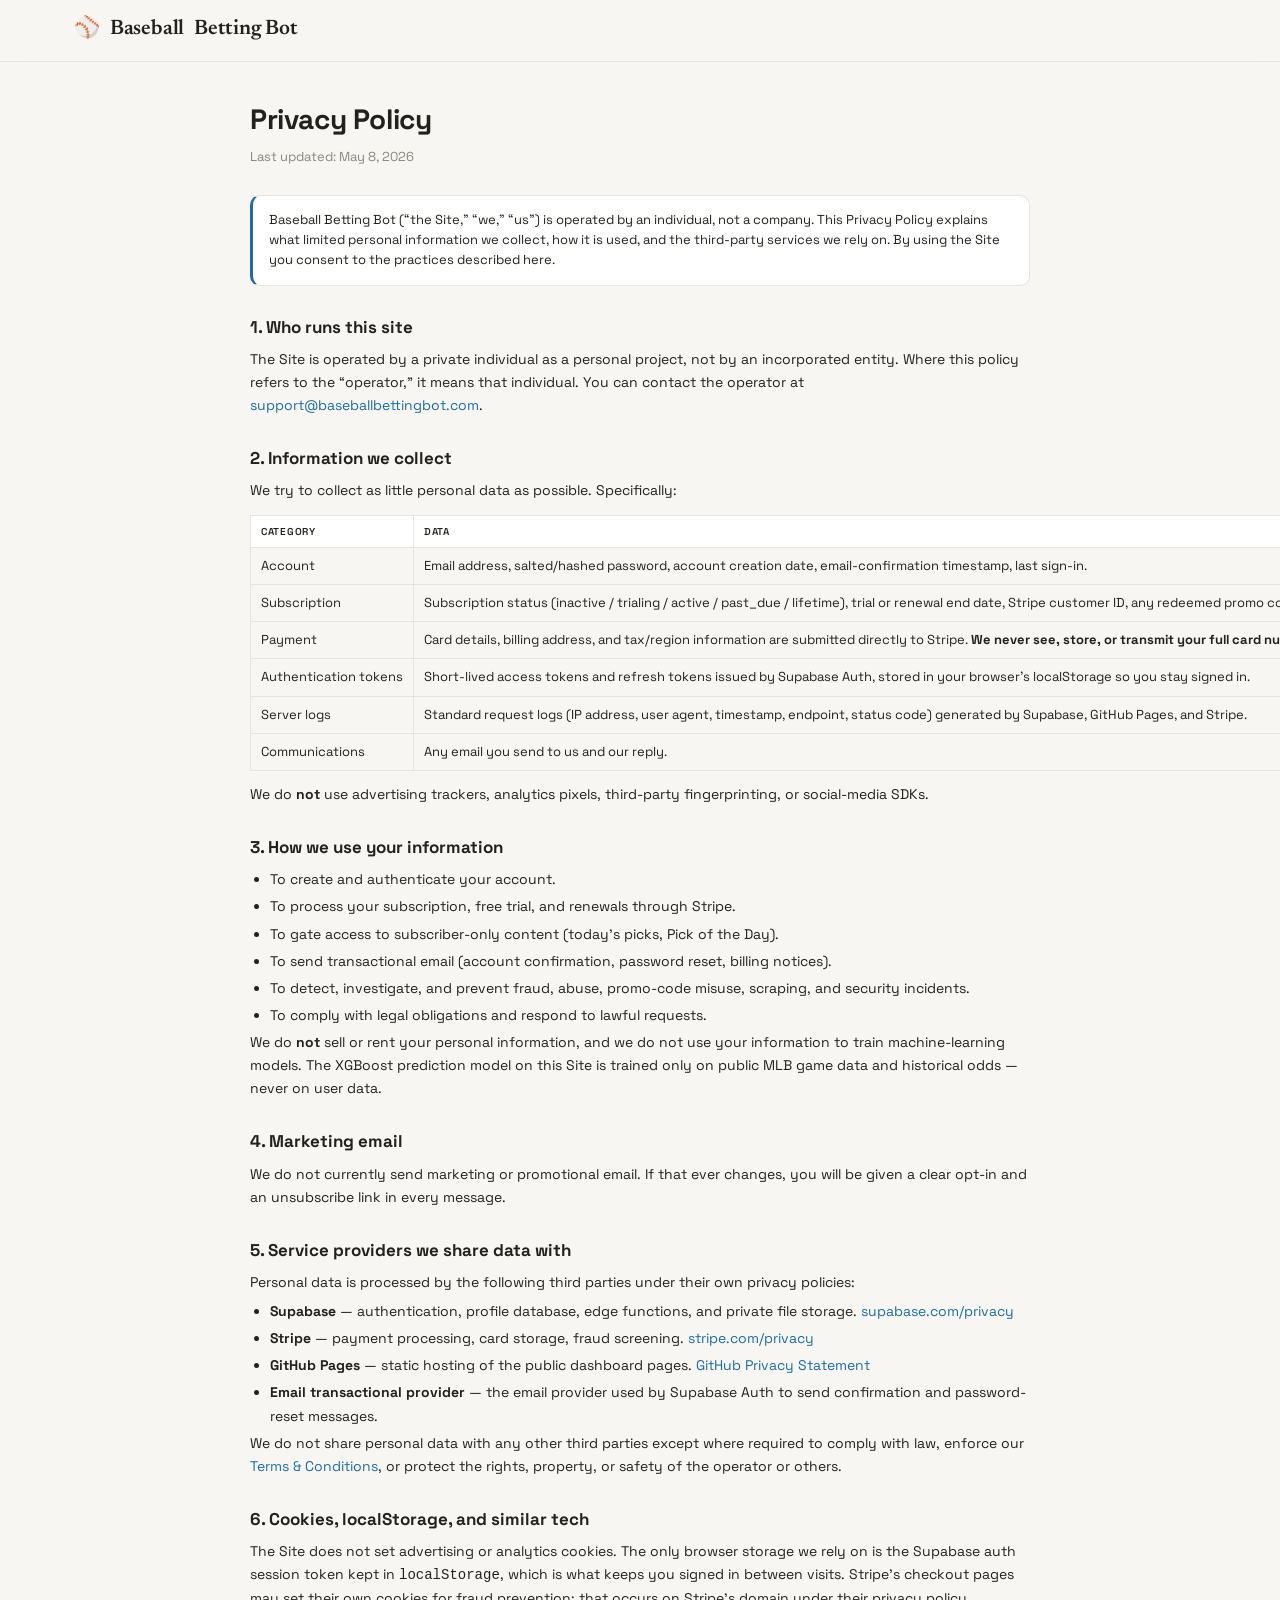
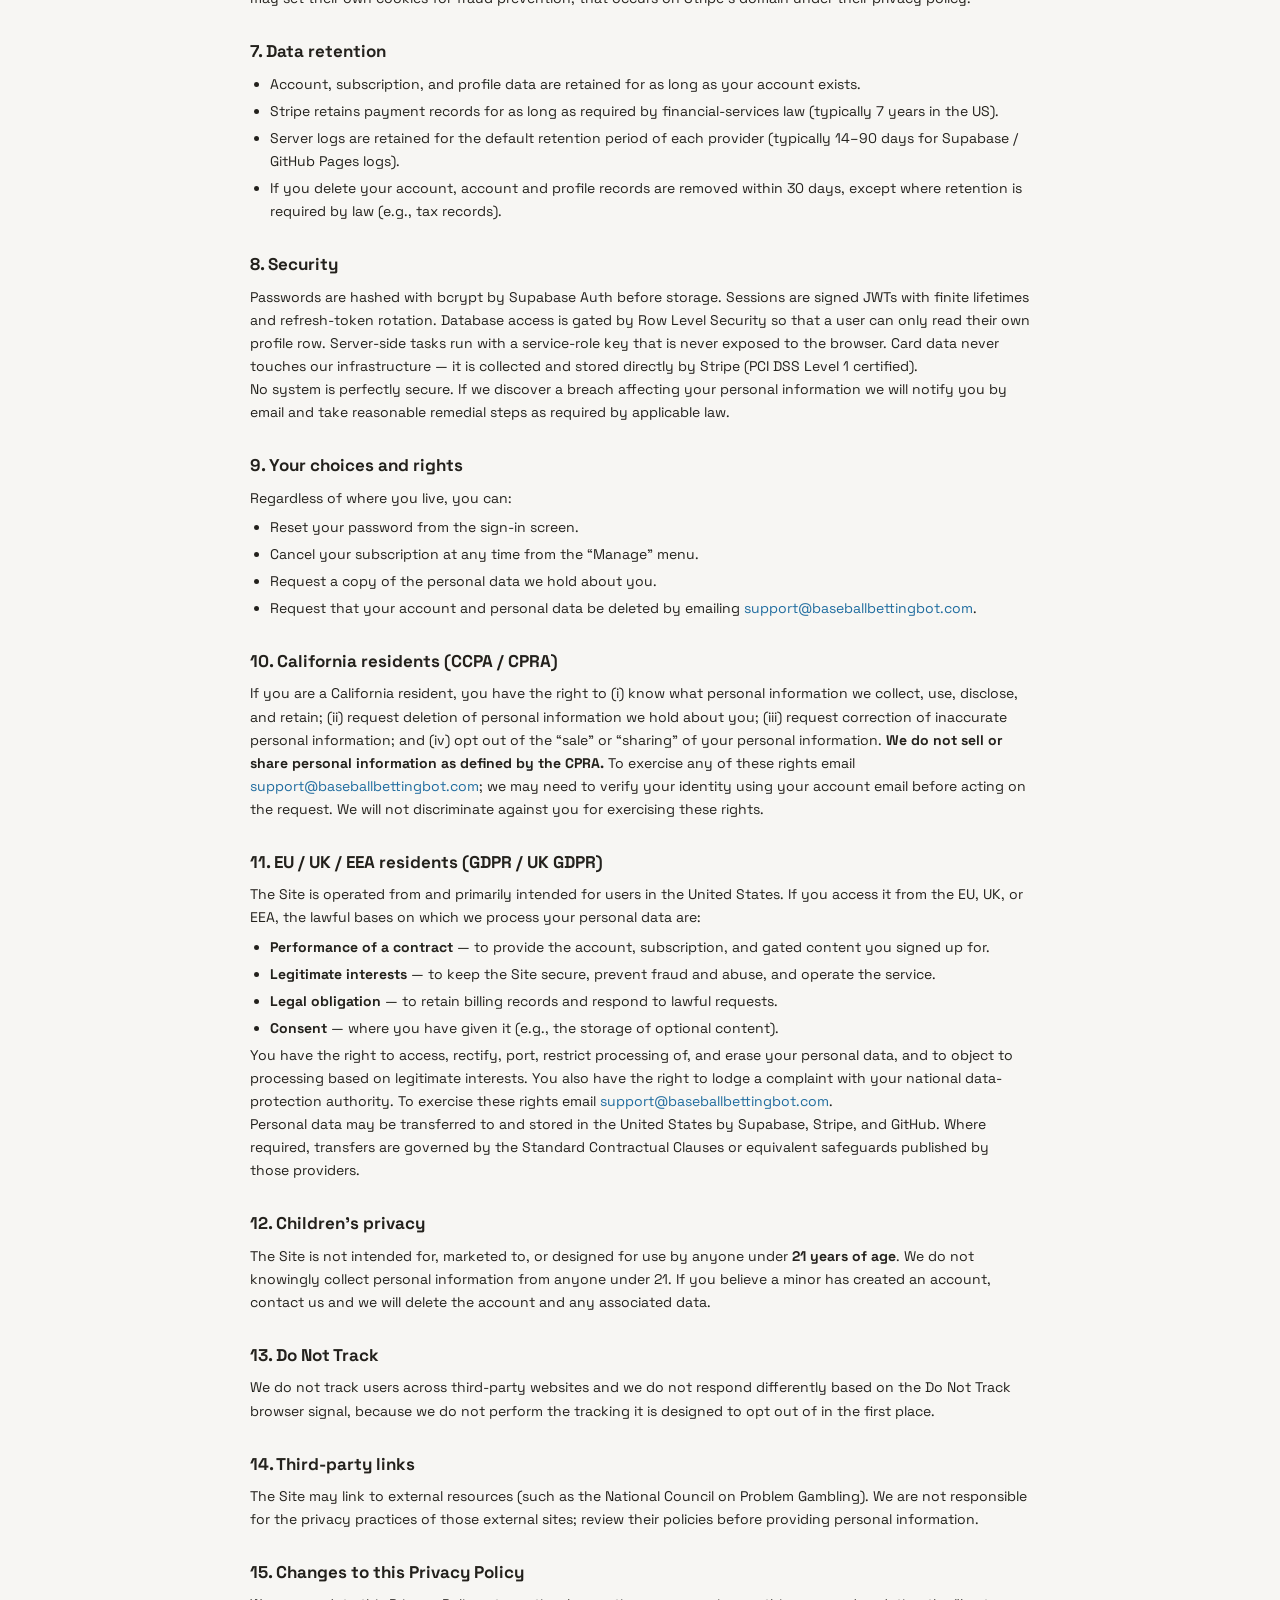
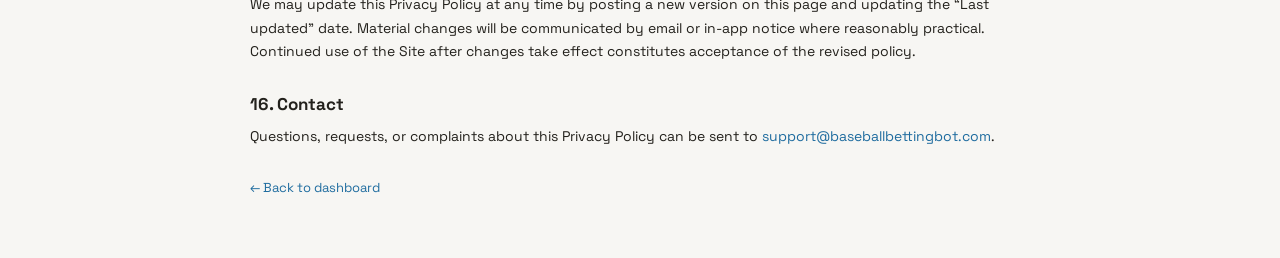
<file: docs/privacy.html>
<!DOCTYPE html>
<html lang="en">
<head>
  <meta charset="UTF-8" />
  <meta name="viewport" content="width=device-width, initial-scale=1.0" />
  <title>Privacy Policy — Baseball Betting Bot</title>
  <link rel="preconnect" href="https://fonts.googleapis.com" />
  <link rel="preconnect" href="https://fonts.gstatic.com" crossorigin />
  <link rel="stylesheet" href="https://fonts.googleapis.com/css2?family=JetBrains+Mono:wght@400;500;700&family=Newsreader:opsz,wght@6..72,400;6..72,500;6..72,600&family=Space+Grotesk:wght@400;500;600;700&display=swap" />
  <link rel="stylesheet" href="css/style.css" />
  <style>
    .legal { max-width: 820px; margin: 0 auto 60px; padding: 0 20px; }
    .legal h1 { font-size: 28px; margin-bottom: 6px; letter-spacing: -.4px; }
    .legal .updated { color: var(--muted); font-size: 13px; margin-bottom: 28px; }
    .legal h2 { font-size: 17px; margin: 28px 0 8px; color: var(--text); }
    .legal p, .legal li { color: var(--text); font-size: 14px; line-height: 1.65; }
    .legal ul { margin: 6px 0 0 20px; }
    .legal li { margin-bottom: 4px; }
    .legal a { color: var(--blue); }
    .legal table {
      width: 100%;
      border-collapse: collapse;
      margin: 12px 0;
      font-size: 13px;
    }
    .legal th, .legal td {
      border: 1px solid var(--border);
      padding: 8px 10px;
      text-align: left;
      vertical-align: top;
    }
    .legal th {
      background: var(--surface);
      font-weight: 600;
      color: var(--text);
    }
    .legal .callout {
      background: var(--surface);
      border: 1px solid var(--border);
      border-left: 3px solid var(--blue);
      padding: 14px 16px;
      border-radius: var(--radius);
      margin: 18px 0;
      font-size: 13px;
      color: var(--text);
    }
    .legal .back { display: inline-block; margin-top: 30px; }
  </style>
</head>
<body>
  <header>
    <div class="container inner">
      <div class="logo">
        <a href="index.html" style="color:inherit;text-decoration:none;display:flex;align-items:center;gap:10px">
          ⚾ <span>Baseball</span> Betting Bot
        </a>
      </div>
    </div>
  </header>

  <main class="legal">
    <h1>Privacy Policy</h1>
    <div class="updated">Last updated: May 8, 2026</div>

    <div class="callout">
      Baseball Betting Bot (&ldquo;the Site,&rdquo; &ldquo;we,&rdquo;
      &ldquo;us&rdquo;) is operated by an individual, not a company. This
      Privacy Policy explains what limited personal information we collect,
      how it is used, and the third-party services we rely on. By using the
      Site you consent to the practices described here.
    </div>

    <h2>1. Who runs this site</h2>
    <p>
      The Site is operated by a private individual as a personal project,
      not by an incorporated entity. Where this policy refers to the
      &ldquo;operator,&rdquo; it means that individual. You can contact the
      operator at
      <a href="mailto:support@baseballbettingbot.com">support@baseballbettingbot.com</a>.
    </p>

    <h2>2. Information we collect</h2>
    <p>We try to collect as little personal data as possible. Specifically:</p>
    <table>
      <thead>
        <tr><th>Category</th><th>Data</th><th>Source</th></tr>
      </thead>
      <tbody>
        <tr>
          <td>Account</td>
          <td>Email address, salted/hashed password, account creation date, email-confirmation timestamp, last sign-in.</td>
          <td>You, when you sign up.</td>
        </tr>
        <tr>
          <td>Subscription</td>
          <td>Subscription status (inactive / trialing / active / past_due / lifetime), trial or renewal end date, Stripe customer ID, any redeemed promo code.</td>
          <td>Stripe and our backend.</td>
        </tr>
        <tr>
          <td>Payment</td>
          <td>Card details, billing address, and tax/region information are submitted directly to Stripe. <strong>We never see, store, or transmit your full card number, CVC, or expiration date.</strong> Our system only stores the Stripe customer ID returned to us.</td>
          <td>Stripe.</td>
        </tr>
        <tr>
          <td>Authentication tokens</td>
          <td>Short-lived access tokens and refresh tokens issued by Supabase Auth, stored in your browser&rsquo;s localStorage so you stay signed in.</td>
          <td>Your browser, after you sign in.</td>
        </tr>
        <tr>
          <td>Server logs</td>
          <td>Standard request logs (IP address, user agent, timestamp, endpoint, status code) generated by Supabase, GitHub Pages, and Stripe.</td>
          <td>Automatically, when you load the Site.</td>
        </tr>
        <tr>
          <td>Communications</td>
          <td>Any email you send to us and our reply.</td>
          <td>You.</td>
        </tr>
      </tbody>
    </table>
    <p>
      We do <strong>not</strong> use advertising trackers, analytics
      pixels, third-party fingerprinting, or social-media SDKs.
    </p>

    <h2>3. How we use your information</h2>
    <ul>
      <li>To create and authenticate your account.</li>
      <li>To process your subscription, free trial, and renewals through Stripe.</li>
      <li>To gate access to subscriber-only content (today&rsquo;s picks, Pick of the Day).</li>
      <li>To send transactional email (account confirmation, password reset, billing notices).</li>
      <li>To detect, investigate, and prevent fraud, abuse, promo-code misuse, scraping, and security incidents.</li>
      <li>To comply with legal obligations and respond to lawful requests.</li>
    </ul>
    <p>
      We do <strong>not</strong> sell or rent your personal information,
      and we do not use your information to train machine-learning models.
      The XGBoost prediction model on this Site is trained only on public
      MLB game data and historical odds &mdash; never on user data.
    </p>

    <h2>4. Marketing email</h2>
    <p>
      We do not currently send marketing or promotional email. If that
      ever changes, you will be given a clear opt-in and an unsubscribe
      link in every message.
    </p>

    <h2>5. Service providers we share data with</h2>
    <p>
      Personal data is processed by the following third parties under
      their own privacy policies:
    </p>
    <ul>
      <li><strong>Supabase</strong> &mdash; authentication, profile database, edge functions, and private file storage.
        <a href="https://supabase.com/privacy" target="_blank" rel="noopener noreferrer">supabase.com/privacy</a></li>
      <li><strong>Stripe</strong> &mdash; payment processing, card storage, fraud screening.
        <a href="https://stripe.com/privacy" target="_blank" rel="noopener noreferrer">stripe.com/privacy</a></li>
      <li><strong>GitHub Pages</strong> &mdash; static hosting of the public dashboard pages.
        <a href="https://docs.github.com/en/site-policy/privacy-policies/github-general-privacy-statement" target="_blank" rel="noopener noreferrer">GitHub Privacy Statement</a></li>
      <li><strong>Email transactional provider</strong> &mdash; the email provider used by Supabase Auth to send confirmation and password-reset messages.</li>
    </ul>
    <p>
      We do not share personal data with any other third parties except
      where required to comply with law, enforce our
      <a href="terms.html">Terms &amp; Conditions</a>, or protect the
      rights, property, or safety of the operator or others.
    </p>

    <h2>6. Cookies, localStorage, and similar tech</h2>
    <p>
      The Site does not set advertising or analytics cookies. The only
      browser storage we rely on is the Supabase auth session token kept in
      <code>localStorage</code>, which is what keeps you signed in between
      visits. Stripe&rsquo;s checkout pages may set their own cookies for
      fraud prevention; that occurs on Stripe&rsquo;s domain under their
      privacy policy.
    </p>

    <h2>7. Data retention</h2>
    <ul>
      <li>Account, subscription, and profile data are retained for as long as your account exists.</li>
      <li>Stripe retains payment records for as long as required by financial-services law (typically 7 years in the US).</li>
      <li>Server logs are retained for the default retention period of each provider (typically 14&ndash;90 days for Supabase / GitHub Pages logs).</li>
      <li>If you delete your account, account and profile records are removed within 30 days, except where retention is required by law (e.g., tax records).</li>
    </ul>

    <h2>8. Security</h2>
    <p>
      Passwords are hashed with bcrypt by Supabase Auth before storage.
      Sessions are signed JWTs with finite lifetimes and refresh-token
      rotation. Database access is gated by Row Level Security so that a
      user can only read their own profile row. Server-side tasks run with
      a service-role key that is never exposed to the browser. Card data
      never touches our infrastructure &mdash; it is collected and stored
      directly by Stripe (PCI DSS Level 1 certified).
    </p>
    <p>
      No system is perfectly secure. If we discover a breach affecting your
      personal information we will notify you by email and take reasonable
      remedial steps as required by applicable law.
    </p>

    <h2>9. Your choices and rights</h2>
    <p>
      Regardless of where you live, you can:
    </p>
    <ul>
      <li>Reset your password from the sign-in screen.</li>
      <li>Cancel your subscription at any time from the &ldquo;Manage&rdquo; menu.</li>
      <li>Request a copy of the personal data we hold about you.</li>
      <li>Request that your account and personal data be deleted by emailing <a href="mailto:support@baseballbettingbot.com">support@baseballbettingbot.com</a>.</li>
    </ul>

    <h2>10. California residents (CCPA / CPRA)</h2>
    <p>
      If you are a California resident, you have the right to (i) know what
      personal information we collect, use, disclose, and retain;
      (ii) request deletion of personal information we hold about you;
      (iii) request correction of inaccurate personal information; and
      (iv) opt out of the &ldquo;sale&rdquo; or &ldquo;sharing&rdquo; of
      your personal information. <strong>We do not sell or share personal
      information as defined by the CPRA.</strong> To exercise any of
      these rights email <a href="mailto:support@baseballbettingbot.com">support@baseballbettingbot.com</a>;
      we may need to verify your identity using your account email before
      acting on the request. We will not discriminate against you for
      exercising these rights.
    </p>

    <h2>11. EU / UK / EEA residents (GDPR / UK GDPR)</h2>
    <p>
      The Site is operated from and primarily intended for users in the
      United States. If you access it from the EU, UK, or EEA, the lawful
      bases on which we process your personal data are:
    </p>
    <ul>
      <li><strong>Performance of a contract</strong> &mdash; to provide the account, subscription, and gated content you signed up for.</li>
      <li><strong>Legitimate interests</strong> &mdash; to keep the Site secure, prevent fraud and abuse, and operate the service.</li>
      <li><strong>Legal obligation</strong> &mdash; to retain billing records and respond to lawful requests.</li>
      <li><strong>Consent</strong> &mdash; where you have given it (e.g., the storage of optional content).</li>
    </ul>
    <p>
      You have the right to access, rectify, port, restrict processing of,
      and erase your personal data, and to object to processing based on
      legitimate interests. You also have the right to lodge a complaint
      with your national data-protection authority. To exercise these
      rights email <a href="mailto:support@baseballbettingbot.com">support@baseballbettingbot.com</a>.
    </p>
    <p>
      Personal data may be transferred to and stored in the United States
      by Supabase, Stripe, and GitHub. Where required, transfers are
      governed by the Standard Contractual Clauses or equivalent
      safeguards published by those providers.
    </p>

    <h2>12. Children&rsquo;s privacy</h2>
    <p>
      The Site is not intended for, marketed to, or designed for use by
      anyone under <strong>21 years of age</strong>. We do not knowingly
      collect personal information from anyone under 21. If you believe a
      minor has created an account, contact us and we will delete the
      account and any associated data.
    </p>

    <h2>13. Do Not Track</h2>
    <p>
      We do not track users across third-party websites and we do not
      respond differently based on the Do Not Track browser signal,
      because we do not perform the tracking it is designed to opt out
      of in the first place.
    </p>

    <h2>14. Third-party links</h2>
    <p>
      The Site may link to external resources (such as the National
      Council on Problem Gambling). We are not responsible for the privacy
      practices of those external sites; review their policies before
      providing personal information.
    </p>

    <h2>15. Changes to this Privacy Policy</h2>
    <p>
      We may update this Privacy Policy at any time by posting a new
      version on this page and updating the &ldquo;Last updated&rdquo;
      date. Material changes will be communicated by email or in-app
      notice where reasonably practical. Continued use of the Site after
      changes take effect constitutes acceptance of the revised policy.
    </p>

    <h2>16. Contact</h2>
    <p>
      Questions, requests, or complaints about this Privacy Policy can be
      sent to <a href="mailto:support@baseballbettingbot.com">support@baseballbettingbot.com</a>.
    </p>

    <a class="back" href="index.html">&larr; Back to dashboard</a>
  </main>
</body>
</html>
</file>
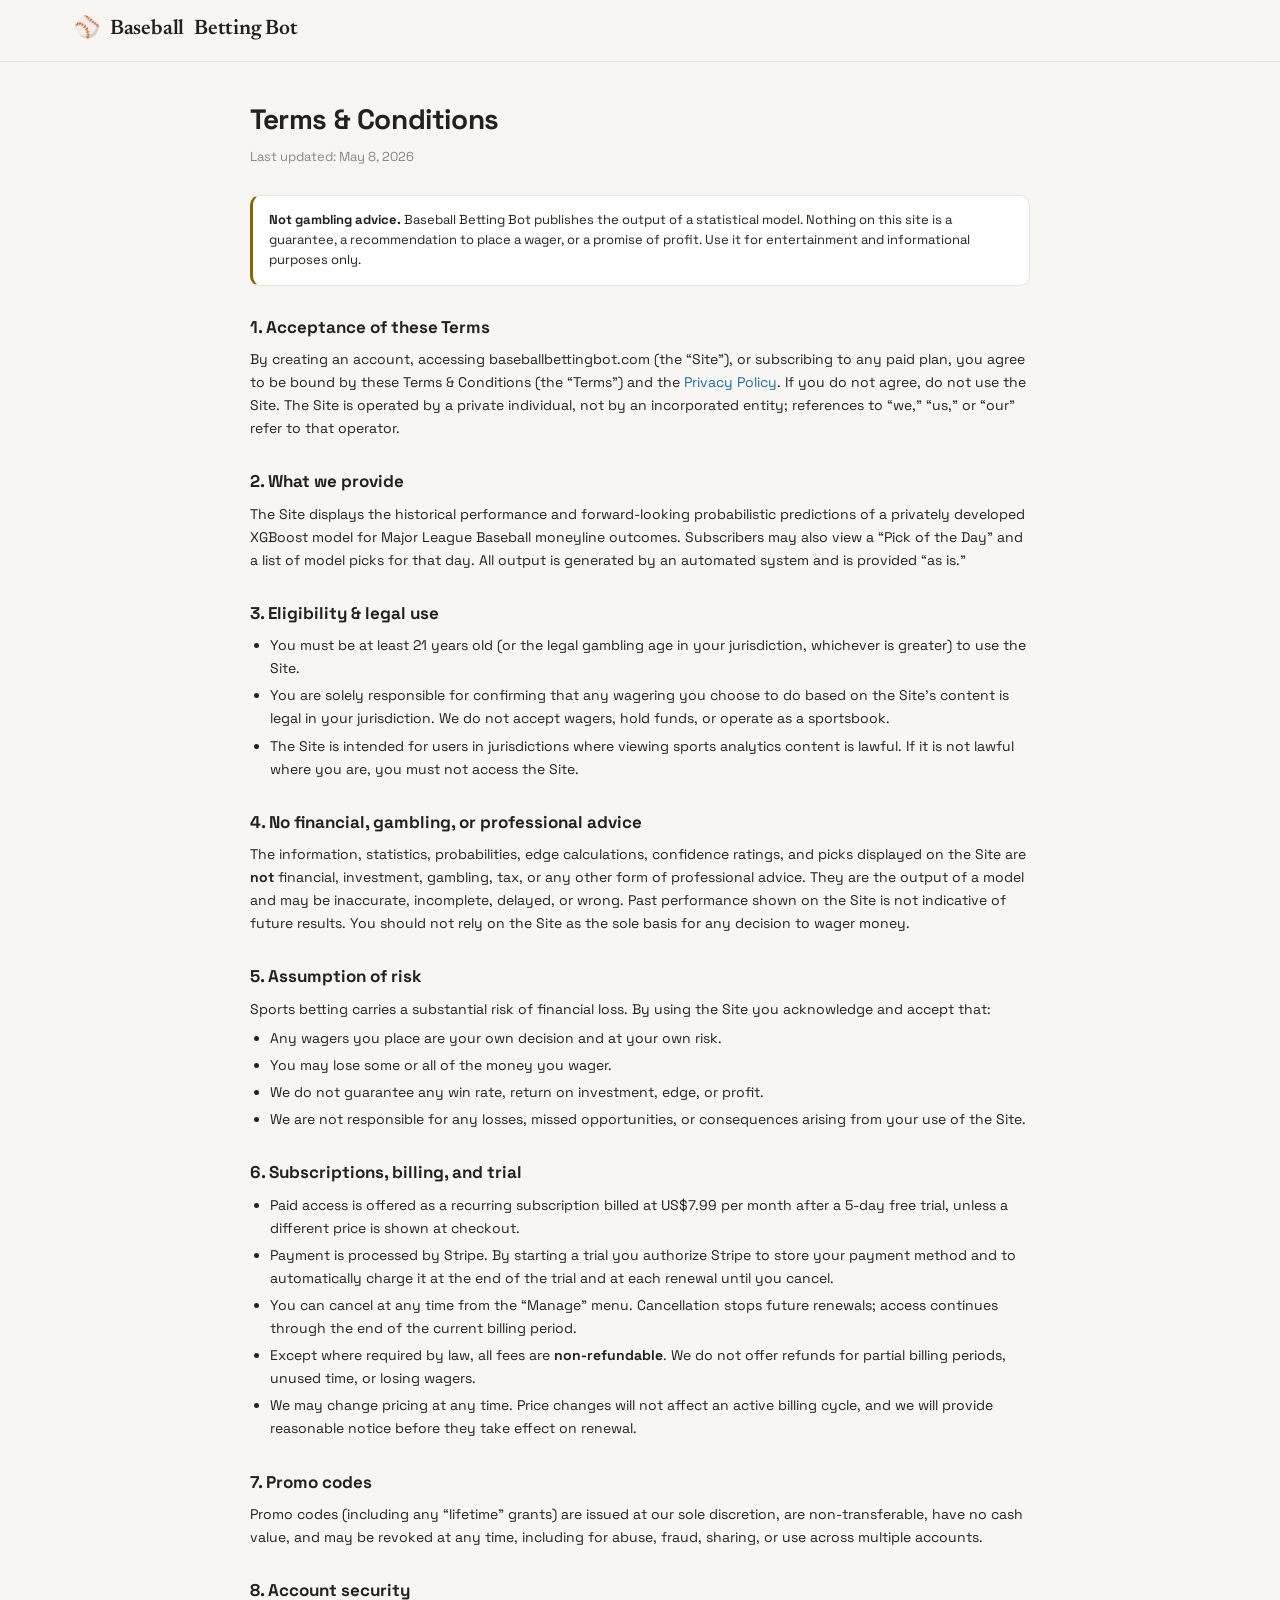
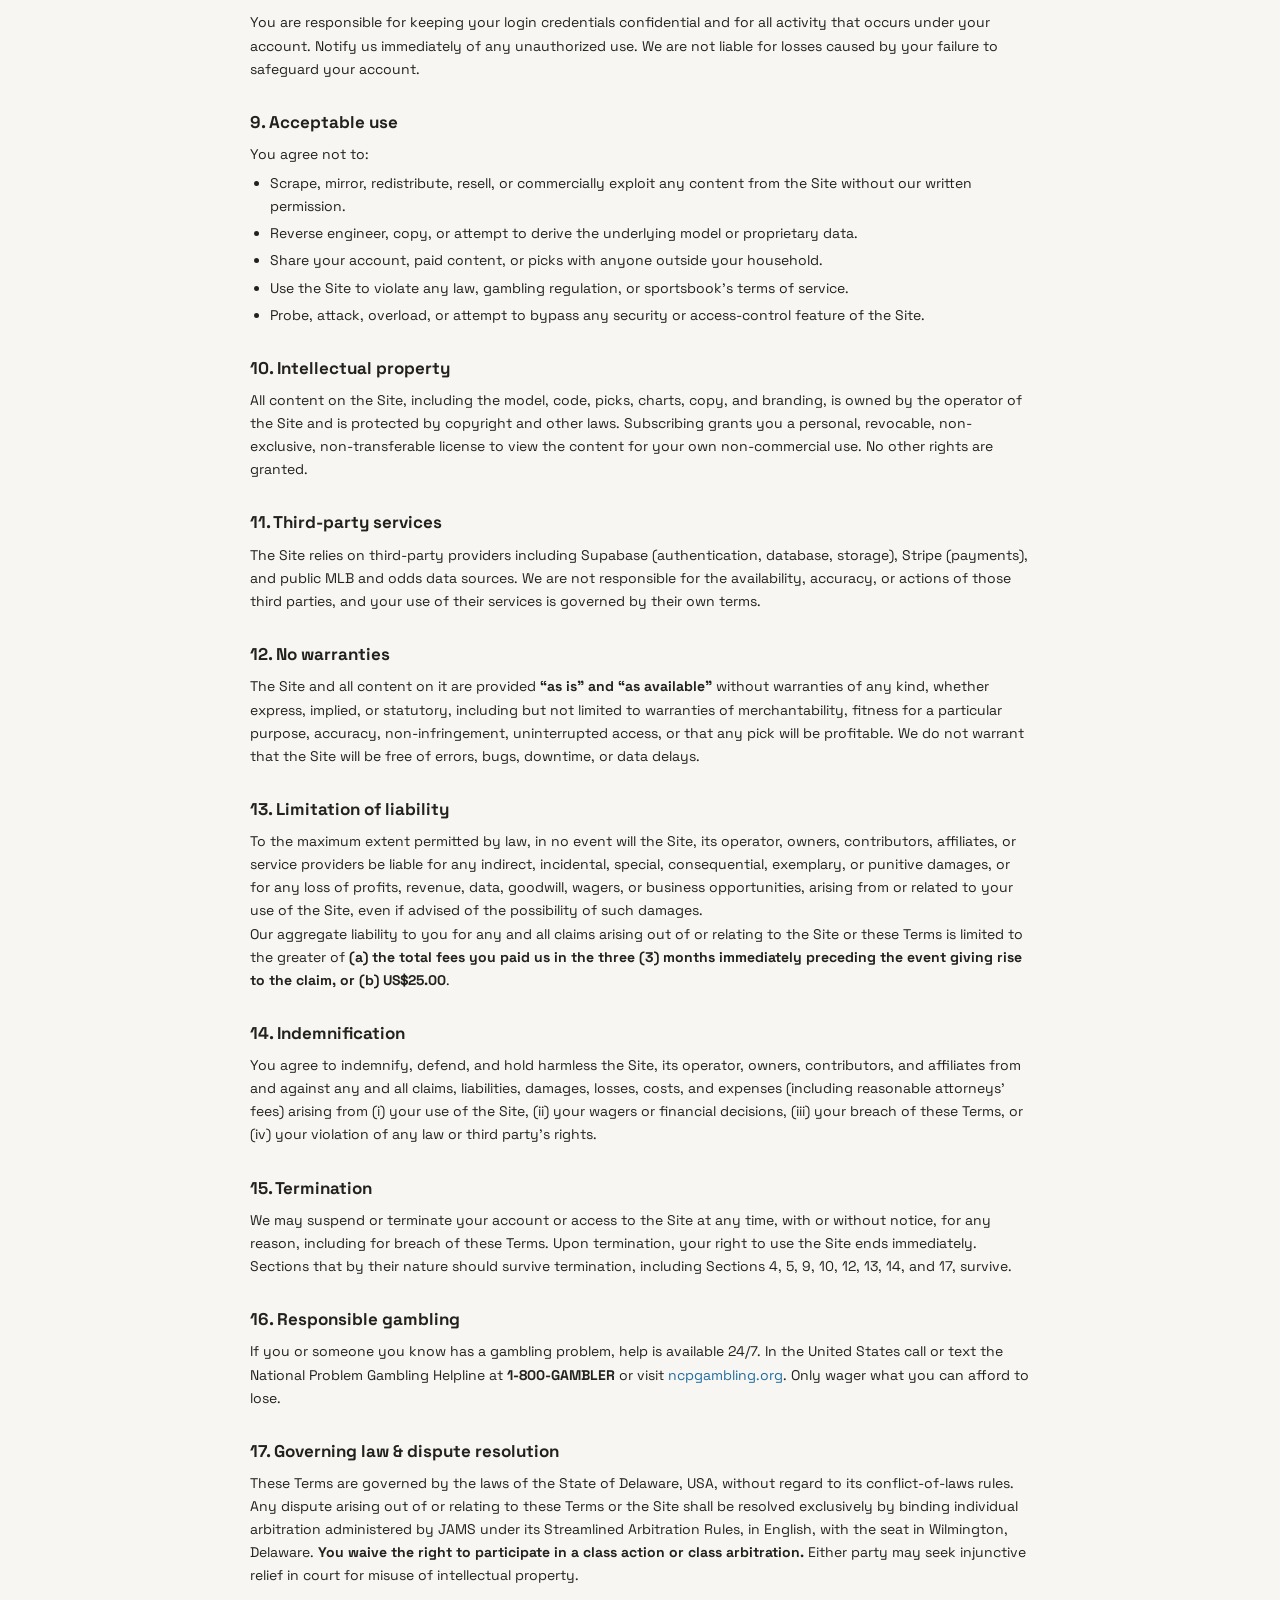
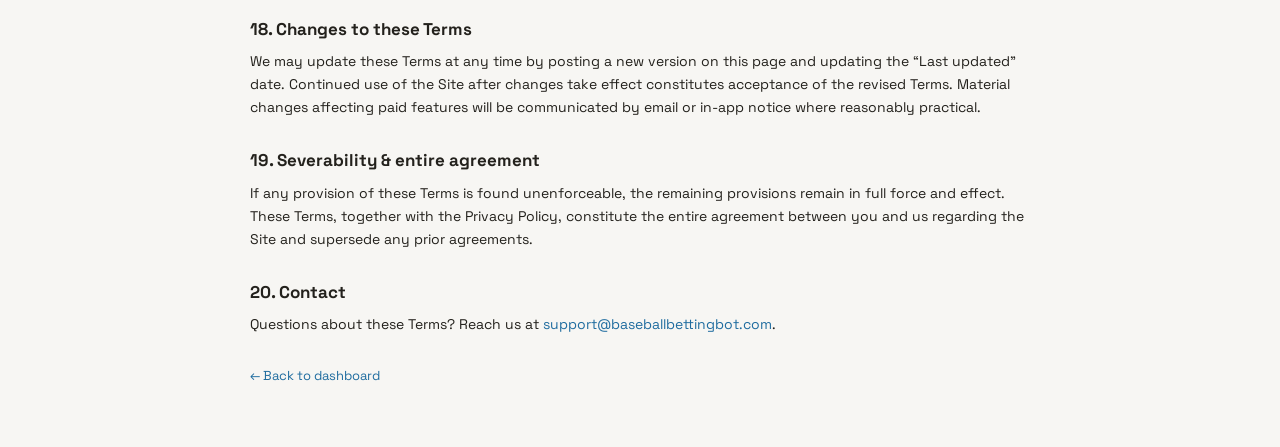
<file: docs/terms.html>
<!DOCTYPE html>
<html lang="en">
<head>
  <meta charset="UTF-8" />
  <meta name="viewport" content="width=device-width, initial-scale=1.0" />
  <title>Terms & Conditions — Baseball Betting Bot</title>
  <link rel="preconnect" href="https://fonts.googleapis.com" />
  <link rel="preconnect" href="https://fonts.gstatic.com" crossorigin />
  <link rel="stylesheet" href="https://fonts.googleapis.com/css2?family=JetBrains+Mono:wght@400;500;700&family=Newsreader:opsz,wght@6..72,400;6..72,500;6..72,600&family=Space+Grotesk:wght@400;500;600;700&display=swap" />
  <link rel="stylesheet" href="css/style.css" />
  <style>
    .legal { max-width: 820px; margin: 0 auto 60px; padding: 0 20px; }
    .legal h1 { font-size: 28px; margin-bottom: 6px; letter-spacing: -.4px; }
    .legal .updated { color: var(--muted); font-size: 13px; margin-bottom: 28px; }
    .legal h2 { font-size: 17px; margin: 28px 0 8px; color: var(--text); }
    .legal p, .legal li { color: var(--text); font-size: 14px; line-height: 1.65; }
    .legal ul { margin: 6px 0 0 20px; }
    .legal li { margin-bottom: 4px; }
    .legal a { color: var(--blue); }
    .legal .callout {
      background: var(--surface);
      border: 1px solid var(--border);
      border-left: 3px solid var(--yellow);
      padding: 14px 16px;
      border-radius: var(--radius);
      margin: 18px 0;
      font-size: 13px;
      color: var(--text);
    }
    .legal .back { display: inline-block; margin-top: 30px; }
  </style>
</head>
<body>
  <header>
    <div class="container inner">
      <div class="logo">
        <a href="index.html" style="color:inherit;text-decoration:none;display:flex;align-items:center;gap:10px">
          ⚾ <span>Baseball</span> Betting Bot
        </a>
      </div>
    </div>
  </header>

  <main class="legal">
    <h1>Terms &amp; Conditions</h1>
    <div class="updated">Last updated: May 8, 2026</div>

    <div class="callout">
      <strong>Not gambling advice.</strong> Baseball Betting Bot publishes the
      output of a statistical model. Nothing on this site is a guarantee, a
      recommendation to place a wager, or a promise of profit. Use it for
      entertainment and informational purposes only.
    </div>

    <h2>1. Acceptance of these Terms</h2>
    <p>
      By creating an account, accessing baseballbettingbot.com (the
      &ldquo;Site&rdquo;), or subscribing to any paid plan, you agree to be
      bound by these Terms &amp; Conditions (the &ldquo;Terms&rdquo;) and the
      <a href="privacy.html">Privacy Policy</a>. If you do not agree, do not
      use the Site. The Site is operated by a private individual, not by
      an incorporated entity; references to &ldquo;we,&rdquo;
      &ldquo;us,&rdquo; or &ldquo;our&rdquo; refer to that operator.
    </p>

    <h2>2. What we provide</h2>
    <p>
      The Site displays the historical performance and forward-looking
      probabilistic predictions of a privately developed XGBoost model for
      Major League Baseball moneyline outcomes. Subscribers may also view a
      &ldquo;Pick of the Day&rdquo; and a list of model picks for that day.
      All output is generated by an automated system and is provided
      &ldquo;as is.&rdquo;
    </p>

    <h2>3. Eligibility &amp; legal use</h2>
    <ul>
      <li>You must be at least 21 years old (or the legal gambling age in your jurisdiction, whichever is greater) to use the Site.</li>
      <li>You are solely responsible for confirming that any wagering you
        choose to do based on the Site&rsquo;s content is legal in your
        jurisdiction. We do not accept wagers, hold funds, or operate as a
        sportsbook.</li>
      <li>The Site is intended for users in jurisdictions where viewing
        sports analytics content is lawful. If it is not lawful where you
        are, you must not access the Site.</li>
    </ul>

    <h2>4. No financial, gambling, or professional advice</h2>
    <p>
      The information, statistics, probabilities, edge calculations,
      confidence ratings, and picks displayed on the Site are
      <strong>not</strong> financial, investment, gambling, tax, or any
      other form of professional advice. They are the output of a model and
      may be inaccurate, incomplete, delayed, or wrong. Past performance
      shown on the Site is not indicative of future results. You should not
      rely on the Site as the sole basis for any decision to wager money.
    </p>

    <h2>5. Assumption of risk</h2>
    <p>
      Sports betting carries a substantial risk of financial loss. By using
      the Site you acknowledge and accept that:
    </p>
    <ul>
      <li>Any wagers you place are your own decision and at your own risk.</li>
      <li>You may lose some or all of the money you wager.</li>
      <li>We do not guarantee any win rate, return on investment, edge, or profit.</li>
      <li>We are not responsible for any losses, missed opportunities, or
        consequences arising from your use of the Site.</li>
    </ul>

    <h2>6. Subscriptions, billing, and trial</h2>
    <ul>
      <li>Paid access is offered as a recurring subscription billed at
        US$7.99 per month after a 5-day free trial, unless a different
        price is shown at checkout.</li>
      <li>Payment is processed by Stripe. By starting a trial you authorize
        Stripe to store your payment method and to automatically charge it
        at the end of the trial and at each renewal until you cancel.</li>
      <li>You can cancel at any time from the &ldquo;Manage&rdquo; menu.
        Cancellation stops future renewals; access continues through the end
        of the current billing period.</li>
      <li>Except where required by law, all fees are
        <strong>non-refundable</strong>. We do not offer refunds for partial
        billing periods, unused time, or losing wagers.</li>
      <li>We may change pricing at any time. Price changes will not affect
        an active billing cycle, and we will provide reasonable notice
        before they take effect on renewal.</li>
    </ul>

    <h2>7. Promo codes</h2>
    <p>
      Promo codes (including any &ldquo;lifetime&rdquo; grants) are issued
      at our sole discretion, are non-transferable, have no cash value, and
      may be revoked at any time, including for abuse, fraud, sharing, or
      use across multiple accounts.
    </p>

    <h2>8. Account security</h2>
    <p>
      You are responsible for keeping your login credentials confidential
      and for all activity that occurs under your account. Notify us
      immediately of any unauthorized use. We are not liable for losses
      caused by your failure to safeguard your account.
    </p>

    <h2>9. Acceptable use</h2>
    <p>You agree not to:</p>
    <ul>
      <li>Scrape, mirror, redistribute, resell, or commercially exploit any
        content from the Site without our written permission.</li>
      <li>Reverse engineer, copy, or attempt to derive the underlying model
        or proprietary data.</li>
      <li>Share your account, paid content, or picks with anyone outside
        your household.</li>
      <li>Use the Site to violate any law, gambling regulation, or
        sportsbook&rsquo;s terms of service.</li>
      <li>Probe, attack, overload, or attempt to bypass any security or
        access-control feature of the Site.</li>
    </ul>

    <h2>10. Intellectual property</h2>
    <p>
      All content on the Site, including the model, code, picks, charts,
      copy, and branding, is owned by the operator of the Site and is
      protected by copyright and other laws. Subscribing grants you a
      personal, revocable, non-exclusive, non-transferable license to view
      the content for your own non-commercial use. No other rights are
      granted.
    </p>

    <h2>11. Third-party services</h2>
    <p>
      The Site relies on third-party providers including Supabase
      (authentication, database, storage), Stripe (payments), and public
      MLB and odds data sources. We are not responsible for the
      availability, accuracy, or actions of those third parties, and your
      use of their services is governed by their own terms.
    </p>

    <h2>12. No warranties</h2>
    <p>
      The Site and all content on it are provided <strong>&ldquo;as is&rdquo;
      and &ldquo;as available&rdquo;</strong> without warranties of any
      kind, whether express, implied, or statutory, including but not
      limited to warranties of merchantability, fitness for a particular
      purpose, accuracy, non-infringement, uninterrupted access, or that
      any pick will be profitable. We do not warrant that the Site will be
      free of errors, bugs, downtime, or data delays.
    </p>

    <h2>13. Limitation of liability</h2>
    <p>
      To the maximum extent permitted by law, in no event will the Site,
      its operator, owners, contributors, affiliates, or service providers
      be liable for any indirect, incidental, special, consequential,
      exemplary, or punitive damages, or for any loss of profits, revenue,
      data, goodwill, wagers, or business opportunities, arising from or
      related to your use of the Site, even if advised of the possibility
      of such damages.
    </p>
    <p>
      Our aggregate liability to you for any and all claims arising out of
      or relating to the Site or these Terms is limited to the greater of
      <strong>(a) the total fees you paid us in the three (3) months
      immediately preceding the event giving rise to the claim, or (b)
      US$25.00</strong>.
    </p>

    <h2>14. Indemnification</h2>
    <p>
      You agree to indemnify, defend, and hold harmless the Site, its
      operator, owners, contributors, and affiliates from and against any
      and all claims, liabilities, damages, losses, costs, and expenses
      (including reasonable attorneys&rsquo; fees) arising from (i) your
      use of the Site, (ii) your wagers or financial decisions, (iii) your
      breach of these Terms, or (iv) your violation of any law or third
      party&rsquo;s rights.
    </p>

    <h2>15. Termination</h2>
    <p>
      We may suspend or terminate your account or access to the Site at any
      time, with or without notice, for any reason, including for breach of
      these Terms. Upon termination, your right to use the Site ends
      immediately. Sections that by their nature should survive
      termination, including Sections 4, 5, 9, 10, 12, 13, 14, and 17,
      survive.
    </p>

    <h2>16. Responsible gambling</h2>
    <p>
      If you or someone you know has a gambling problem, help is available
      24/7. In the United States call or text the National Problem Gambling
      Helpline at <strong>1-800-GAMBLER</strong> or visit
      <a href="https://www.ncpgambling.org" target="_blank" rel="noopener noreferrer">ncpgambling.org</a>.
      Only wager what you can afford to lose.
    </p>

    <h2>17. Governing law &amp; dispute resolution</h2>
    <p>
      These Terms are governed by the laws of the State of Delaware, USA,
      without regard to its conflict-of-laws rules. Any dispute arising out
      of or relating to these Terms or the Site shall be resolved
      exclusively by binding individual arbitration administered by JAMS
      under its Streamlined Arbitration Rules, in English, with the seat in
      Wilmington, Delaware. <strong>You waive the right to participate in
      a class action or class arbitration.</strong> Either party may seek
      injunctive relief in court for misuse of intellectual property.
    </p>

    <h2>18. Changes to these Terms</h2>
    <p>
      We may update these Terms at any time by posting a new version on
      this page and updating the &ldquo;Last updated&rdquo; date. Continued
      use of the Site after changes take effect constitutes acceptance of
      the revised Terms. Material changes affecting paid features will be
      communicated by email or in-app notice where reasonably practical.
    </p>

    <h2>19. Severability &amp; entire agreement</h2>
    <p>
      If any provision of these Terms is found unenforceable, the remaining
      provisions remain in full force and effect. These Terms, together
      with the Privacy Policy, constitute the entire agreement between you
      and us regarding the Site and supersede any prior agreements.
    </p>

    <h2>20. Contact</h2>
    <p>
      Questions about these Terms? Reach us at
      <a href="mailto:support@baseballbettingbot.com">support@baseballbettingbot.com</a>.
    </p>

    <a class="back" href="index.html">&larr; Back to dashboard</a>
  </main>
</body>
</html>
</file>
<file: docs/css/style.css>
/* ──────────────────────────────────────────────────────────────────────────
   BaseballBetBot — editorial light theme
   Warm monochrome canvas, muted semantic pastels, tabular mono for data.
   Class names are shared with dashboard.js and auth.js — do not rename.
   ────────────────────────────────────────────────────────────────────────── */

/* ── Reset & base ─────────────────────────────────────────── */
*, *::before, *::after { box-sizing: border-box; margin: 0; padding: 0; }

:root {
  /* Canvas & surfaces — warm bone monochrome */
  --bg:          #f7f6f3;
  --surface:     #ffffff;
  --surface-2:   #fbfbfa;
  --surface-sunken: #f2f1ec;

  /* Borders / dividers — warm light gray */
  --border:      #e7e4dd;
  --border-strong: #d8d4ca;

  /* Type — warm charcoal, never pure black */
  --text:        #23211c;
  --text-2:      #4f4d45;
  --muted:       #8a877e;

  /* Ink — primary actions & active states */
  --ink:         #1b1a16;
  --ink-hover:   #383631;

  /* Semantic accents (foreground text colors, readable on light) */
  --green:       #2f6b3a;
  --red:         #a3322f;
  --blue:        #1f6c9f;
  --yellow:      #8a6400;
  --accent:      #1b1a16;   /* interactive surfaces resolve to ink */

  /* Semantic accents (muted pastel backgrounds) */
  --green-bg:    #e9f1e9;
  --red-bg:      #f9e9e8;
  --blue-bg:     #e4f1fb;
  --yellow-bg:   #fbf2da;
  --neutral-bg:  #eeece6;

  /* Faint full-row tints for the history table (win / loss) */
  --row-win-bg:        #f3f8f2;
  --row-win-bg-hover:  #ecf4ea;
  --row-loss-bg:       #fcf3f1;
  --row-loss-bg-hover: #f8e9e6;

  --radius:      10px;
  --radius-sm:   6px;
  --shadow-card: 0 1px 2px rgba(31, 28, 20, .03);
  --shadow-hover: 0 2px 10px rgba(31, 28, 20, .05);

  --font:        'Space Grotesk', system-ui, -apple-system, sans-serif;
  --font-display:'Newsreader', Georgia, 'Times New Roman', serif;
  --font-mono:   'JetBrains Mono', ui-monospace, 'SF Mono', Menlo, monospace;
}

html { scroll-behavior: smooth; }

body {
  background: var(--bg);
  color: var(--text);
  font-family: var(--font);
  font-size: 14px;
  line-height: 1.55;
  min-height: 100dvh;
  -webkit-font-smoothing: antialiased;
  text-rendering: optimizeLegibility;
}

a { color: var(--blue); text-decoration: none; }
a:hover { text-decoration: underline; }

/* Tabular figures wherever numbers carry meaning */
.value, .stat-card .sub, table, .pick-odds, .pick-units, .prob-val,
.potd-figure, .metric-value, .last-updated { font-variant-numeric: tabular-nums; }

:focus-visible {
  outline: 2px solid var(--ink);
  outline-offset: 2px;
  border-radius: 3px;
}

/* Skip link for keyboard users */
.skip-link {
  position: absolute;
  left: -9999px;
  top: 8px;
  background: var(--ink);
  color: #fff;
  padding: 8px 14px;
  border-radius: var(--radius-sm);
  z-index: 2000;
  font-size: 13px;
  font-weight: 600;
}
.skip-link:focus { left: 12px; text-decoration: none; }

.visually-hidden {
  position: absolute;
  width: 1px; height: 1px;
  padding: 0; margin: -1px;
  overflow: hidden;
  clip: rect(0 0 0 0);
  white-space: nowrap;
  border: 0;
}

/* ── Layout ───────────────────────────────────────────────── */
.container {
  max-width: 1180px;
  margin: 0 auto;
  padding: 0 24px;
}

/* ── Header ───────────────────────────────────────────────── */
header {
  position: sticky;
  top: 0;
  z-index: 100;
  background: rgba(247, 246, 243, .82);
  backdrop-filter: saturate(160%) blur(10px);
  -webkit-backdrop-filter: saturate(160%) blur(10px);
  border-bottom: 1px solid var(--border);
  padding: 14px 0;
  margin-bottom: 36px;
}

header .inner {
  display: flex;
  align-items: center;
  justify-content: space-between;
  flex-wrap: wrap;
  gap: 10px;
}

.logo {
  display: flex;
  align-items: center;
  gap: 10px;
  font-family: var(--font-display);
  font-size: 21px;
  font-weight: 600;
  letter-spacing: -.01em;
  color: var(--text);
}

.logo span { color: var(--text); }     /* drop the old neon highlight */
.logo .logo-mark {
  display: inline-flex;
  width: 24px;
  height: 24px;
  color: var(--ink);
  flex-shrink: 0;
}
.logo .logo-mark svg { width: 100%; height: 100%; }
.logo .logo-tag {
  font-family: var(--font-mono);
  font-size: 10px;
  font-weight: 500;
  letter-spacing: .04em;
  text-transform: uppercase;
  color: var(--muted);
  border: 1px solid var(--border);
  border-radius: 999px;
  padding: 2px 8px;
  margin-left: 2px;
}

.last-updated {
  font-family: var(--font-mono);
  font-size: 11px;
  color: var(--text-2);
  display: inline-flex;
  align-items: center;
  gap: 6px;
}
.last-updated::before {
  content: '';
  width: 6px;
  height: 6px;
  border-radius: 50%;
  background: var(--green);
  box-shadow: 0 0 0 3px var(--green-bg);
  flex-shrink: 0;
}

/* ── Section titles ───────────────────────────────────────── */
.section-title {
  font-size: 11px;
  font-weight: 600;
  color: var(--muted);
  text-transform: uppercase;
  letter-spacing: .09em;
  margin-bottom: 14px;
}

.section-head {
  display: flex;
  align-items: baseline;
  justify-content: space-between;
  gap: 12px;
  flex-wrap: wrap;
  margin-bottom: 14px;
}
.section-head .section-title { margin-bottom: 0; }
.section-note { font-size: 12px; color: var(--muted); }

/* ── Toolbar / toggles ────────────────────────────────────── */
.toolbar {
  display: flex;
  gap: 10px;
  flex-wrap: wrap;
  align-items: center;
  margin-bottom: 20px;
}

.toolbar .toggle-group { margin-bottom: 0; }

.toggle-group {
  display: flex;
  gap: 2px;
  background: var(--surface-sunken);
  border: 1px solid var(--border);
  border-radius: var(--radius-sm);
  padding: 3px;
  width: fit-content;
}

.toggle-btn {
  border: none;
  background: transparent;
  color: var(--text-2);
  font-family: var(--font);
  font-size: 12.5px;
  font-weight: 500;
  padding: 6px 15px;
  border-radius: 4px;
  cursor: pointer;
  transition: background .18s ease, color .18s ease;
}
.toggle-btn:hover { color: var(--text); }
.toggle-btn.active {
  background: var(--ink);
  color: #fff;
}

/* ── Model self-tuning status line ───────────────────────── */
.model-status {
  font-size: 12.5px;
  color: var(--text-2);
  background: var(--surface);
  border: 1px solid var(--border);
  border-left: 3px solid var(--border-strong);
  border-radius: var(--radius-sm);
  padding: 11px 16px;
  margin-bottom: 24px;
  line-height: 1.5;
}
.model-status .tuned { color: var(--green); font-weight: 600; }
.model-status strong, .model-status b { font-weight: 600; color: var(--text); }

/* ── Stat cards ───────────────────────────────────────────── */
.stats-grid {
  display: grid;
  grid-template-columns: repeat(auto-fit, minmax(210px, 1fr));
  gap: 14px;
  margin-bottom: 36px;
}

.stat-card {
  background: var(--surface);
  border: 1px solid var(--border);
  border-radius: var(--radius);
  padding: 20px 22px;
  box-shadow: var(--shadow-card);
}

.stat-card .label {
  font-size: 10.5px;
  font-weight: 600;
  letter-spacing: .08em;
  text-transform: uppercase;
  color: var(--muted);
  margin-bottom: 10px;
}

.stat-card .value {
  font-family: var(--font-mono);
  font-size: 30px;
  font-weight: 600;
  line-height: 1;
  letter-spacing: -.02em;
  margin-bottom: 7px;
}

.stat-card .sub {
  font-size: 11.5px;
  color: var(--muted);
  line-height: 1.45;
}

.positive { color: var(--green); }
.negative { color: var(--red); }
.neutral  { color: var(--text); }

/* ── Chart ────────────────────────────────────────────────── */
.chart-section {
  background: var(--surface);
  border: 1px solid var(--border);
  border-radius: var(--radius);
  padding: 22px 24px;
  margin-bottom: 36px;
  box-shadow: var(--shadow-card);
}

.chart-wrap {
  position: relative;
  height: 240px;
}

/* ── Today's slate ────────────────────────────────────────── */
.today-section {
  margin-bottom: 36px;
}

.slate-controls {
  display: flex;
  gap: 8px;
  flex-wrap: wrap;
  align-items: center;
}
.slate-controls .seg-label {
  font-size: 11px;
  color: var(--muted);
  text-transform: uppercase;
  letter-spacing: .06em;
  margin-right: 2px;
}

.picks-empty {
  background: var(--surface);
  border: 1px dashed var(--border-strong);
  border-radius: var(--radius);
  padding: 28px 24px;
  color: var(--muted);
  text-align: center;
}

/* Composed empty state */
.empty-state {
  display: flex;
  flex-direction: column;
  align-items: center;
  gap: 8px;
  background: var(--surface);
  border: 1px dashed var(--border-strong);
  border-radius: var(--radius);
  padding: 36px 24px;
  text-align: center;
}
.empty-state .empty-icon { color: var(--muted); opacity: .7; }
.empty-state .empty-title {
  font-family: var(--font-display);
  font-size: 18px;
  font-weight: 500;
  color: var(--text);
}
.empty-state .empty-desc { font-size: 13px; color: var(--muted); max-width: 380px; line-height: 1.5; }

/* ── Pick card ────────────────────────────────────────────── */
.pick-card {
  background: var(--surface);
  border: 1px solid var(--border);
  border-radius: var(--radius);
  padding: 16px 18px;
  margin-bottom: 10px;
  box-shadow: var(--shadow-card);
  transition: box-shadow .2s ease, border-color .2s ease;
  display: grid;
  grid-template-columns: 1fr auto;
  grid-template-areas:
    'head   badges'
    'pick   pick'
    'metrics metrics'
    'prob   prob'
    'foot   foot';
  gap: 10px 16px;
  align-items: start;
}
.pick-card:hover { box-shadow: var(--shadow-hover); border-color: var(--border-strong); }

.pick-card .game-label {
  grid-area: head;
  font-size: 12.5px;
  font-weight: 600;
  color: var(--text-2);
  letter-spacing: .01em;
  align-self: center;
}

.pick-card .pick-badges {
  grid-area: badges;
  display: flex;
  align-items: center;
  gap: 6px;
  justify-content: flex-end;
}

.pick-card .pick-headline {
  grid-area: pick;
  display: flex;
  align-items: baseline;
  gap: 12px;
  flex-wrap: wrap;
}
.pick-card .pick-team {
  font-size: 20px;
  font-weight: 700;
  color: var(--text);
  letter-spacing: -.01em;
}
.pick-card .pick-line { font-weight: 500; color: var(--text-2); }
.pick-card .pick-odds,
.pick-card .pick-units {
  font-family: var(--font-mono);
  font-size: 12.5px;
  color: var(--text-2);
}
.pick-card .pick-units {
  background: var(--surface-sunken);
  border: 1px solid var(--border);
  border-radius: 999px;
  padding: 1px 9px;
}

/* Decision metrics — the numbers that drive the bet */
.pick-card .pick-metrics {
  grid-area: metrics;
  display: flex;
  gap: 22px;
  flex-wrap: wrap;
}
.metric {
  display: flex;
  flex-direction: column;
  gap: 2px;
}
.metric .metric-label {
  font-size: 9.5px;
  font-weight: 600;
  letter-spacing: .08em;
  text-transform: uppercase;
  color: var(--muted);
}
.metric .metric-value {
  font-family: var(--font-mono);
  font-size: 17px;
  font-weight: 600;
  letter-spacing: -.01em;
}

/* Model vs market probability bar */
.prob-delta { grid-area: prob; display: flex; flex-direction: column; gap: 7px; }
.prob-row {
  display: grid;
  grid-template-columns: 56px 1fr 52px;
  align-items: center;
  gap: 10px;
}
.prob-row .prob-name {
  font-size: 10.5px;
  font-weight: 600;
  letter-spacing: .05em;
  text-transform: uppercase;
  color: var(--muted);
}
.prob-bar {
  height: 7px;
  background: var(--surface-sunken);
  border-radius: 999px;
  overflow: hidden;
}
.prob-bar > i {
  display: block;
  height: 100%;
  border-radius: 999px;
  transition: width .4s cubic-bezier(.16,1,.3,1);
}
.prob-bar.model  > i { background: var(--blue); }
.prob-bar.market > i { background: var(--muted); }
.prob-row .prob-val {
  font-family: var(--font-mono);
  font-size: 11.5px;
  text-align: right;
  color: var(--text-2);
}

/* Secondary metadata — de-emphasised footer of the card */
.pick-card .pick-foot {
  grid-area: foot;
  display: flex;
  gap: 14px;
  flex-wrap: wrap;
  align-items: center;
  border-top: 1px solid var(--border);
  padding-top: 9px;
}
.pick-meta { color: var(--muted); font-size: 11.5px; }
.pick-pitchers { color: var(--muted); font-size: 11.5px; font-style: italic; }
.pick-meta.score-pred { color: var(--muted); font-size: 11px; font-style: italic; }

/* ── Badges ───────────────────────────────────────────────── */
.badge {
  display: inline-block;
  font-family: var(--font);
  font-size: 10px;
  font-weight: 600;
  padding: 2px 9px;
  border-radius: 999px;
  text-transform: uppercase;
  letter-spacing: .06em;
  white-space: nowrap;
}

.badge-pending { background: var(--neutral-bg); color: var(--text-2); }
.badge-win     { background: var(--green-bg);   color: var(--green); }
.badge-loss    { background: var(--red-bg);     color: var(--red);   }
.badge-push    { background: var(--neutral-bg); color: var(--text-2); }

/* Confidence (star rating) badge */
.badge.conf-high { background: var(--green-bg);  color: var(--green); letter-spacing: .05em; }
.badge.conf-mid  { background: var(--blue-bg);   color: var(--blue);  letter-spacing: .05em; }
.badge.conf-low  { background: var(--neutral-bg);color: var(--muted); letter-spacing: .05em; }

/* EV inline emphasis */
.ev-positive { color: var(--green); font-weight: 600; }
.ev-negative { color: var(--red);   font-weight: 600; }

/* ── Pick of the Day ──────────────────────────────────────── */
.potd-section { margin-bottom: 36px; }

.potd-inner {
  display: flex;
  gap: 14px;
  align-items: stretch;
}

.potd-card {
  flex: 1;
  background: var(--surface);
  border: 1px solid var(--border-strong);
  border-radius: var(--radius);
  padding: 22px 24px;
  position: relative;
  box-shadow: var(--shadow-card);
}

.potd-label {
  font-size: 10.5px;
  font-weight: 600;
  letter-spacing: .09em;
  text-transform: uppercase;
  color: var(--yellow);
  margin-bottom: 12px;
  display: inline-flex;
  align-items: center;
  gap: 6px;
}
.potd-label::before {
  content: '';
  width: 7px; height: 7px;
  border-radius: 2px;
  background: var(--yellow);
}

.potd-game { font-size: 13px; font-weight: 500; color: var(--text-2); margin-bottom: 4px; }
.potd-pick {
  font-family: var(--font-display);
  font-size: 30px;
  font-weight: 600;
  letter-spacing: -.02em;
  color: var(--text);
  margin-bottom: 14px;
}

.potd-meta {
  display: flex;
  flex-wrap: wrap;
  gap: 22px;
  font-size: 12px;
}
.potd-meta .metric .metric-value { font-size: 16px; }

/* Subscribe banner */
.subscribe-banner {
  background: var(--ink);
  border: 1px solid var(--ink);
  border-radius: var(--radius);
  padding: 22px 24px;
  display: flex;
  flex-direction: column;
  justify-content: center;
  gap: 8px;
  min-width: 230px;
  color: #fff;
}
.subscribe-banner .sub-title { font-size: 14px; font-weight: 600; color: #fff; }
.subscribe-banner .sub-desc  { font-size: 12px; color: rgba(255,255,255,.66); line-height: 1.5; }

.subscribe-btn {
  display: inline-block;
  background: #fff;
  border: none;
  color: var(--ink);
  padding: 9px 16px;
  border-radius: var(--radius-sm);
  font-size: 13px;
  font-weight: 600;
  font-family: var(--font);
  text-align: center;
  text-decoration: none;
  cursor: pointer;
  transition: transform .12s ease, background .15s ease;
  margin-top: 4px;
}
.subscribe-btn:hover { background: #ece9e2; text-decoration: none; }
.subscribe-btn:active { transform: scale(.985); }

/* ── History table ────────────────────────────────────────── */
.table-section {
  background: var(--surface);
  border: 1px solid var(--border);
  border-radius: var(--radius);
  overflow: hidden;
  margin-bottom: 48px;
  box-shadow: var(--shadow-card);
}

.table-header {
  display: flex;
  align-items: center;
  justify-content: space-between;
  gap: 12px;
  flex-wrap: wrap;
  padding: 16px 20px;
  border-bottom: 1px solid var(--border);
}

.table-filter input {
  background: var(--surface);
  border: 1px solid var(--border-strong);
  border-radius: var(--radius-sm);
  color: var(--text);
  font-family: var(--font);
  font-size: 13px;
  padding: 7px 12px;
  outline: none;
  width: 220px;
  transition: border-color .15s ease, box-shadow .15s ease;
}
.table-filter input::placeholder { color: var(--muted); }
.table-filter input:focus { border-color: var(--ink); box-shadow: 0 0 0 3px rgba(27,26,22,.06); }

.table-wrap { overflow-x: auto; }

table {
  width: 100%;
  border-collapse: collapse;
  font-size: 13px;
}

thead th {
  background: var(--surface-2);
  color: var(--muted);
  font-size: 10px;
  font-weight: 600;
  letter-spacing: .07em;
  text-transform: uppercase;
  padding: 11px 14px;
  text-align: left;
  white-space: nowrap;
  border-bottom: 1px solid var(--border);
}

tbody tr {
  border-bottom: 1px solid var(--border);
  transition: background .12s ease;
}
tbody tr:last-child { border-bottom: none; }
tbody tr:hover { background: var(--surface-2); }

/* Faint full-row outcome tint — scannable wins/losses at a glance */
tr.row-win  { background: var(--row-win-bg); }
tr.row-loss { background: var(--row-loss-bg); }
tr.row-win:hover  { background: var(--row-win-bg-hover); }
tr.row-loss:hover { background: var(--row-loss-bg-hover); }

tbody td {
  padding: 11px 14px;
  white-space: nowrap;
  font-variant-numeric: tabular-nums;
}
tbody td:nth-child(4),
tbody td:nth-child(5),
tbody td:nth-child(6),
tbody td:nth-child(7),
tbody td:nth-child(10) { font-family: var(--font-mono); font-size: 12px; }

/* Full-height left accent bar marking the outcome */
tr.row-win  td:first-child { box-shadow: inset 4px 0 0 var(--green); }
tr.row-loss td:first-child { box-shadow: inset 4px 0 0 var(--red); }
tr.row-pending td:first-child { box-shadow: inset 4px 0 0 var(--border-strong); }
tr.row-push    td:first-child { box-shadow: inset 4px 0 0 var(--text-3, var(--text-2)); }

.profit-pos { color: var(--green); font-weight: 700; }
.profit-neg { color: var(--red);   font-weight: 700; }

/* ── Loading / skeleton / error ───────────────────────────── */
.loading {
  text-align: center;
  padding: 56px 20px;
  color: var(--muted);
}

@keyframes skeleton-pulse {
  0%, 100% { opacity: 1; }
  50%      { opacity: .55; }
}
.skeleton {
  background: var(--surface-sunken);
  border-radius: 6px;
  animation: skeleton-pulse 1.4s ease-in-out infinite;
}
.skeleton-grid {
  display: grid;
  grid-template-columns: repeat(auto-fit, minmax(210px, 1fr));
  gap: 14px;
  margin-bottom: 36px;
}
.skeleton-card {
  background: var(--surface);
  border: 1px solid var(--border);
  border-radius: var(--radius);
  padding: 20px 22px;
}
.skeleton-line { height: 11px; }
.skeleton-line.sk-sm  { width: 40%; }
.skeleton-line.sk-lg  { width: 70%; height: 26px; margin: 12px 0 8px; }
.skeleton-block { height: 240px; border-radius: var(--radius); }

.error-banner {
  background: var(--red-bg);
  border: 1px solid #eccac8;
  border-radius: var(--radius);
  color: var(--red);
  padding: 14px 18px;
  margin-bottom: 24px;
  display: flex;
  align-items: center;
  gap: 10px;
  font-size: 13px;
}
.error-banner svg { flex-shrink: 0; }

/* ── Header right group ───────────────────────────────────── */
.header-right {
  display: flex;
  align-items: center;
  gap: 16px;
}

.header-auth { display: flex; align-items: center; gap: 8px; }

.auth-email {
  font-family: var(--font-mono);
  font-size: 11px;
  color: var(--muted);
  max-width: 180px;
  overflow: hidden;
  text-overflow: ellipsis;
  white-space: nowrap;
}

.auth-btn {
  font-size: 12px;
  font-weight: 500;
  font-family: var(--font);
  padding: 6px 13px;
  border-radius: var(--radius-sm);
  border: 1px solid var(--border-strong);
  background: var(--surface);
  color: var(--text);
  cursor: pointer;
  transition: border-color .15s ease, background .15s ease, transform .12s ease;
  white-space: nowrap;
}
.auth-btn:hover { border-color: var(--muted); background: var(--surface-2); }
.auth-btn:active { transform: scale(.98); }

.auth-btn-primary {
  background: var(--ink);
  border-color: var(--ink);
  color: #fff;
}
.auth-btn-primary:hover { background: var(--ink-hover); border-color: var(--ink-hover); }

/* ── Auth modal ───────────────────────────────────────────── */
.auth-modal {
  position: fixed;
  inset: 0;
  background: rgba(35, 33, 28, .42);
  backdrop-filter: blur(3px);
  z-index: 1000;
  align-items: center;
  justify-content: center;
  padding: 20px;
}

.modal-content {
  background: var(--surface);
  border: 1px solid var(--border);
  border-radius: var(--radius);
  padding: 30px;
  width: 100%;
  max-width: 384px;
  position: relative;
  box-shadow: 0 12px 40px rgba(31,28,20,.14);
}

.modal-close {
  position: absolute;
  top: 14px; right: 16px;
  background: none;
  border: none;
  color: var(--muted);
  font-size: 22px;
  cursor: pointer;
  line-height: 1;
  padding: 2px 6px;
  border-radius: 4px;
  transition: color .15s ease, background .15s ease;
}
.modal-close:hover { color: var(--text); background: var(--surface-sunken); }

.modal-tabs {
  display: flex;
  gap: 2px;
  background: var(--surface-sunken);
  border: 1px solid var(--border);
  border-radius: var(--radius-sm);
  padding: 3px;
  margin-bottom: 22px;
}

.modal-tab {
  flex: 1;
  background: transparent;
  border: none;
  color: var(--text-2);
  font-size: 13px;
  font-weight: 500;
  font-family: var(--font);
  padding: 7px;
  border-radius: 4px;
  cursor: pointer;
  transition: all .15s ease;
}
.modal-tab.active { background: var(--ink); color: #fff; }

.modal-panel { flex-direction: column; gap: 15px; }

.modal-field { display: flex; flex-direction: column; gap: 6px; }
.modal-field label { font-size: 12px; font-weight: 500; color: var(--text-2); }

.modal-field input {
  background: var(--surface);
  border: 1px solid var(--border-strong);
  border-radius: var(--radius-sm);
  color: var(--text);
  font-size: 14px;
  font-family: var(--font);
  padding: 10px 12px;
  outline: none;
  transition: border-color .15s ease, box-shadow .15s ease;
}
.modal-field input:focus { border-color: var(--ink); box-shadow: 0 0 0 3px rgba(27,26,22,.06); }

.modal-submit {
  width: 100%;
  background: var(--ink);
  border: none;
  border-radius: var(--radius-sm);
  color: #fff;
  font-size: 14px;
  font-weight: 600;
  font-family: var(--font);
  padding: 11px;
  cursor: pointer;
  transition: background .15s ease, transform .12s ease;
  margin-top: 4px;
}
.modal-submit:hover:not(:disabled) { background: var(--ink-hover); }
.modal-submit:active:not(:disabled) { transform: scale(.99); }
.modal-submit:disabled { opacity: .5; cursor: not-allowed; }

.modal-error {
  background: var(--red-bg);
  border: 1px solid #eccac8;
  border-radius: var(--radius-sm);
  color: var(--red);
  font-size: 12px;
  padding: 9px 12px;
}

.modal-note {
  font-size: 11px;
  color: var(--muted);
  text-align: center;
  line-height: 1.5;
  margin-top: -6px;
}
.modal-note a { color: var(--blue); }

/* ── Footer ───────────────────────────────────────────────── */
.site-footer {
  border-top: 1px solid var(--border);
  margin-top: 56px;
  padding: 24px 0 36px;
  font-size: 12px;
  color: var(--muted);
  text-align: center;
}
.site-footer a { color: var(--text-2); margin: 0 8px; }
.site-footer a:hover { color: var(--text); }

.modal-success { text-align: center; padding: 12px 0; }
.success-title { font-size: 15px; font-weight: 600; margin-bottom: 6px; }
.success-body  { font-size: 13px; color: var(--muted); line-height: 1.5; }

/* ── Paywall overlay ──────────────────────────────────────── */
.paywall-overlay {
  background: var(--surface);
  border: 1px solid var(--border);
  border-radius: var(--radius);
  padding: 40px 24px;
  text-align: center;
  display: flex;
  flex-direction: column;
  align-items: center;
  gap: 12px;
  box-shadow: var(--shadow-card);
}

.paywall-icon  { font-size: 1.8rem; }
.paywall-title { font-family: var(--font-display); font-size: 19px; font-weight: 500; }

.paywall-desc {
  font-size: 13px;
  color: var(--muted);
  max-width: 380px;
  line-height: 1.55;
}

.paywall-actions {
  display: flex;
  gap: 10px;
  flex-wrap: wrap;
  justify-content: center;
  margin-top: 6px;
}

.paywall-sub-btn {
  background: var(--ink);
  border: none;
  border-radius: var(--radius-sm);
  color: #fff;
  font-size: 13px;
  font-weight: 600;
  font-family: var(--font);
  padding: 9px 20px;
  cursor: pointer;
  transition: background .15s ease, transform .12s ease;
  white-space: nowrap;
}
.paywall-sub-btn:hover:not(:disabled) { background: var(--ink-hover); }
.paywall-sub-btn:active:not(:disabled) { transform: scale(.98); }
.paywall-sub-btn:disabled { opacity: .5; cursor: not-allowed; }

/* ── Manage subscription modal ────────────────────────────── */
.modal-title-row { margin-bottom: 20px; }
.modal-heading   { font-family: var(--font-display); font-size: 18px; font-weight: 500; }

.manage-body { display: flex; flex-direction: column; gap: 16px; }

.manage-status-row {
  display: flex;
  align-items: center;
  gap: 12px;
  flex-wrap: wrap;
}

.status-pill {
  display: inline-block;
  font-size: 10px;
  font-weight: 700;
  letter-spacing: .07em;
  text-transform: uppercase;
  padding: 3px 11px;
  border-radius: 999px;
}

.status-active   { background: var(--green-bg);   color: var(--green); }
.status-trial    { background: var(--blue-bg);    color: var(--blue);  }
.status-lifetime { background: var(--yellow-bg);  color: var(--yellow);}
.status-inactive { background: var(--neutral-bg); color: var(--muted); }
.status-pastdue  { background: var(--red-bg);     color: var(--red);   }

.manage-meta { font-size: 12px; color: var(--muted); line-height: 1.5; }

.manage-cancel-section {
  border-top: 1px solid var(--border);
  padding-top: 16px;
  display: flex;
  flex-direction: column;
  gap: 10px;
}
.manage-cancel-info { font-size: 12px; color: var(--muted); line-height: 1.5; }

.cancel-btn {
  align-self: flex-start;
  background: transparent;
  border: 1px solid #e0b3b1;
  border-radius: var(--radius-sm);
  color: var(--red);
  cursor: pointer;
  font-family: var(--font);
  font-size: 13px;
  font-weight: 500;
  padding: 8px 14px;
  transition: background .15s ease, border-color .15s ease;
}
.cancel-btn:hover:not(:disabled) { background: var(--red-bg); border-color: var(--red); }
.cancel-btn:disabled { opacity: .5; cursor: not-allowed; }

/* ── Promo code form ──────────────────────────────────────── */
.promo-section {
  margin-top: 4px;
  display: flex;
  flex-direction: column;
  align-items: center;
  gap: 8px;
  width: 100%;
}

.promo-toggle-link {
  font-size: 12px;
  color: var(--muted);
  text-decoration: underline;
  cursor: pointer;
}
.promo-toggle-link:hover { color: var(--text); }

.promo-inline-form {
  flex-direction: column;
  align-items: center;
  gap: 8px;
  width: 100%;
  max-width: 280px;
}

.promo-input {
  background: var(--surface);
  border: 1px solid var(--border-strong);
  border-radius: var(--radius-sm);
  color: var(--text);
  font-family: var(--font-mono);
  font-size: 14px;
  padding: 9px 12px;
  outline: none;
  width: 100%;
  text-align: center;
  letter-spacing: .12em;
  transition: border-color .15s ease;
}
.promo-input:focus { border-color: var(--ink); }

.promo-submit-btn {
  background: var(--surface);
  border: 1px solid var(--border-strong);
  border-radius: var(--radius-sm);
  color: var(--text);
  cursor: pointer;
  font-family: var(--font);
  font-size: 13px;
  font-weight: 500;
  padding: 8px 16px;
  transition: border-color .15s ease, background .15s ease;
  width: 100%;
}
.promo-submit-btn:hover:not(:disabled) { border-color: var(--muted); background: var(--surface-2); }
.promo-submit-btn:disabled { opacity: .5; cursor: not-allowed; }

.promo-error {
  background: var(--red-bg);
  border: 1px solid #eccac8;
  border-radius: var(--radius-sm);
  color: var(--red);
  font-size: 12px;
  padding: 7px 10px;
  width: 100%;
  text-align: center;
}

/* ── Legal pages (privacy / terms) ────────────────────────── */
.back {
  font-size: 13px;
  color: var(--muted);
}
.back:hover { color: var(--text); }

/* ── Motion preferences ───────────────────────────────────── */
@media (prefers-reduced-motion: reduce) {
  * { animation-duration: .001ms !important; animation-iteration-count: 1 !important; transition-duration: .001ms !important; scroll-behavior: auto !important; }
}

/* ── Responsive ───────────────────────────────────────────── */
@media (max-width: 720px) {
  .container { padding: 0 16px; }
  header { margin-bottom: 26px; }
  .potd-inner { flex-direction: column; }
  .subscribe-banner { min-width: 0; }
}

@media (max-width: 560px) {
  .logo { font-size: 18px; gap: 8px; }
  .logo .logo-tag { display: none; }
  .stats-grid { grid-template-columns: 1fr 1fr; }
  .stat-card { padding: 16px 16px; }
  .stat-card .value { font-size: 24px; }
  .skeleton-grid { grid-template-columns: 1fr 1fr; }
  .header-right { gap: 10px; }
  .last-updated { font-size: 10px; }
  .table-filter input { width: 100%; }
  .table-header { gap: 10px; }
  .table-filter { width: 100%; }
  .pick-card .pick-metrics { gap: 16px; }
  .pick-card .pick-team { font-size: 18px; }
  .potd-pick { font-size: 25px; }
}
</file>
